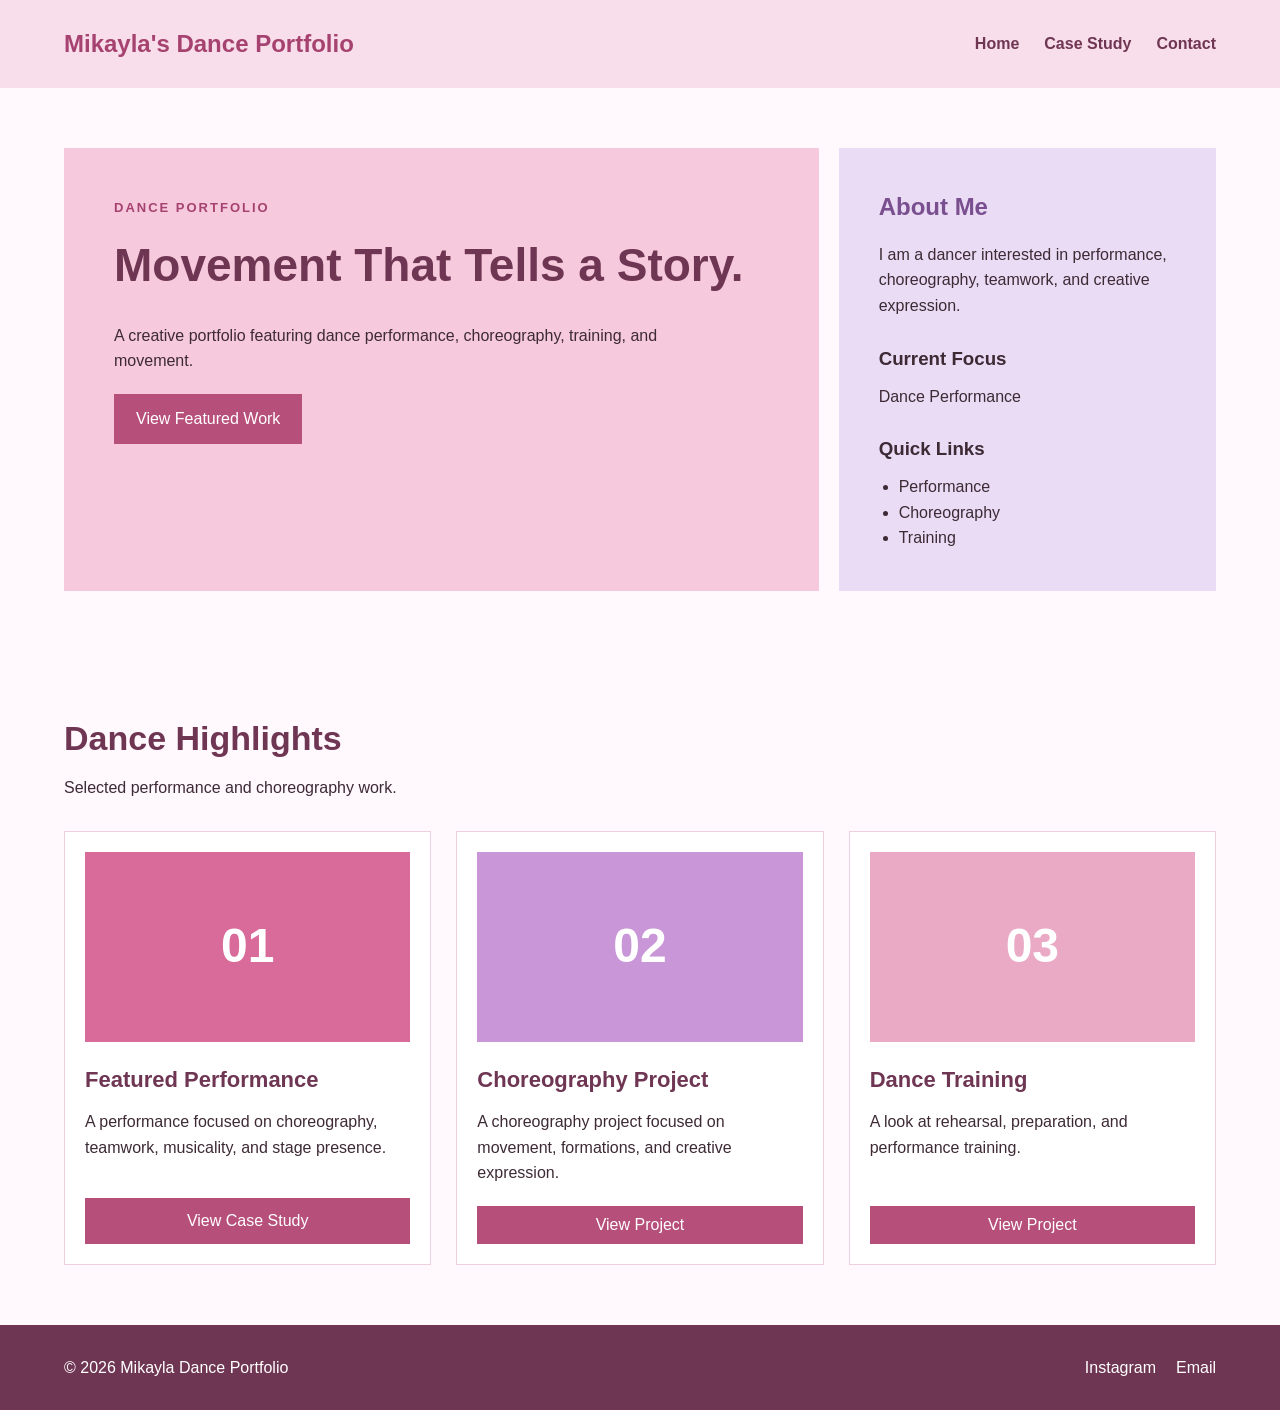
<file: index.html>
<!DOCTYPE html>
<html lang="en">

<head>
    <meta charset="UTF-8">
    <meta name="viewport" content="width=device-width, initial-scale=1.0">

    <title>Mikayla's Dance Portfolio</title>

    <link rel="stylesheet" href="css/style.css">
</head>

<body>

    <!-- Shared Header -->
    <header class="site-header">
        <div class="brand">
            <h2>Mikayla's Dance Portfolio</h2>
        </div>
        <nav class="site-nav">
            <a href="index.html">Home</a>
            <a href="detail.html">Case Study</a>
            <a href="#contact">Contact</a>
        </nav>
    </header>

    <main>

        <!-- Hero Grid -->
        <section class="hero-grid">
            <div class="hero-main">
                <p class="small-title">DANCE PORTFOLIO</p>
                <h1>Movement That Tells a Story.</h1>
                <p>
                    A creative portfolio featuring dance performance,
                    choreography, training, and movement.
                </p>
                <a class="button" href="detail.html">
                    View Featured Work
                </a>
            </div>


            <aside class="hero-info" id="contact">
                <h2>About Me</h2>
                <p>
                    I am a dancer interested in performance,
                    choreography, teamwork, and creative expression.
                </p>
                <h3>Current Focus</h3>
                <p>Dance Performance</p>
                <h3>Quick Links</h3>
                <ul>
                    <li>Performance</li>
                    <li>Choreography</li>
                    <li>Training</li>
                </ul>
            </aside>
        </section>

        <!-- Gallery Section -->
        <section class="projects-section">
            <div class="section-heading">
                <h2>Dance Highlights</h2>
                <p>
                    Selected performance and choreography work.
                </p>
            </div>

            <div class="cards-gallery">
                <!-- Card 1 -->
                <article class="card">
                    <div class="card-image card-one">
                        <span>01</span>
                    </div>
                    <h3>Featured Performance</h3>
                    <p>
                        A performance focused on choreography,
                        teamwork, musicality, and stage presence.
                    </p>
                    <a class="card-button" href="detail.html">
                        View Case Study
                    </a>
                </article>

                <!-- Card 2 -->
                <article class="card">
                    <div class="card-image card-two">
                        <span>02</span>
                    </div>
                    <h3>Choreography Project</h3>
                    <p>
                        A choreography project focused on movement,
                        formations, and creative expression.
                    </p>
                    <button class="card-button">
                        View Project
                    </button>
                </article>

                <!-- Card 3 -->
                <article class="card">
                    <div class="card-image card-three">
                        <span>03</span>
                    </div>
                    <h3>Dance Training</h3>
                    <p>
                        A look at rehearsal, preparation,
                        and performance training.
                    </p>
                    <button class="card-button">
                        View Project
                    </button>
                </article>
            </div>
        </section>
    </main>


    <!-- Shared Footer -->
    <footer class="site-footer">
        <p>&copy; 2026 Mikayla Dance Portfolio</p>
        <div class="footer-links">
            <a href="#">Instagram</a>
            <a href="#">Email</a>
        </div>
    </footer>
</body>

</html>
</file>
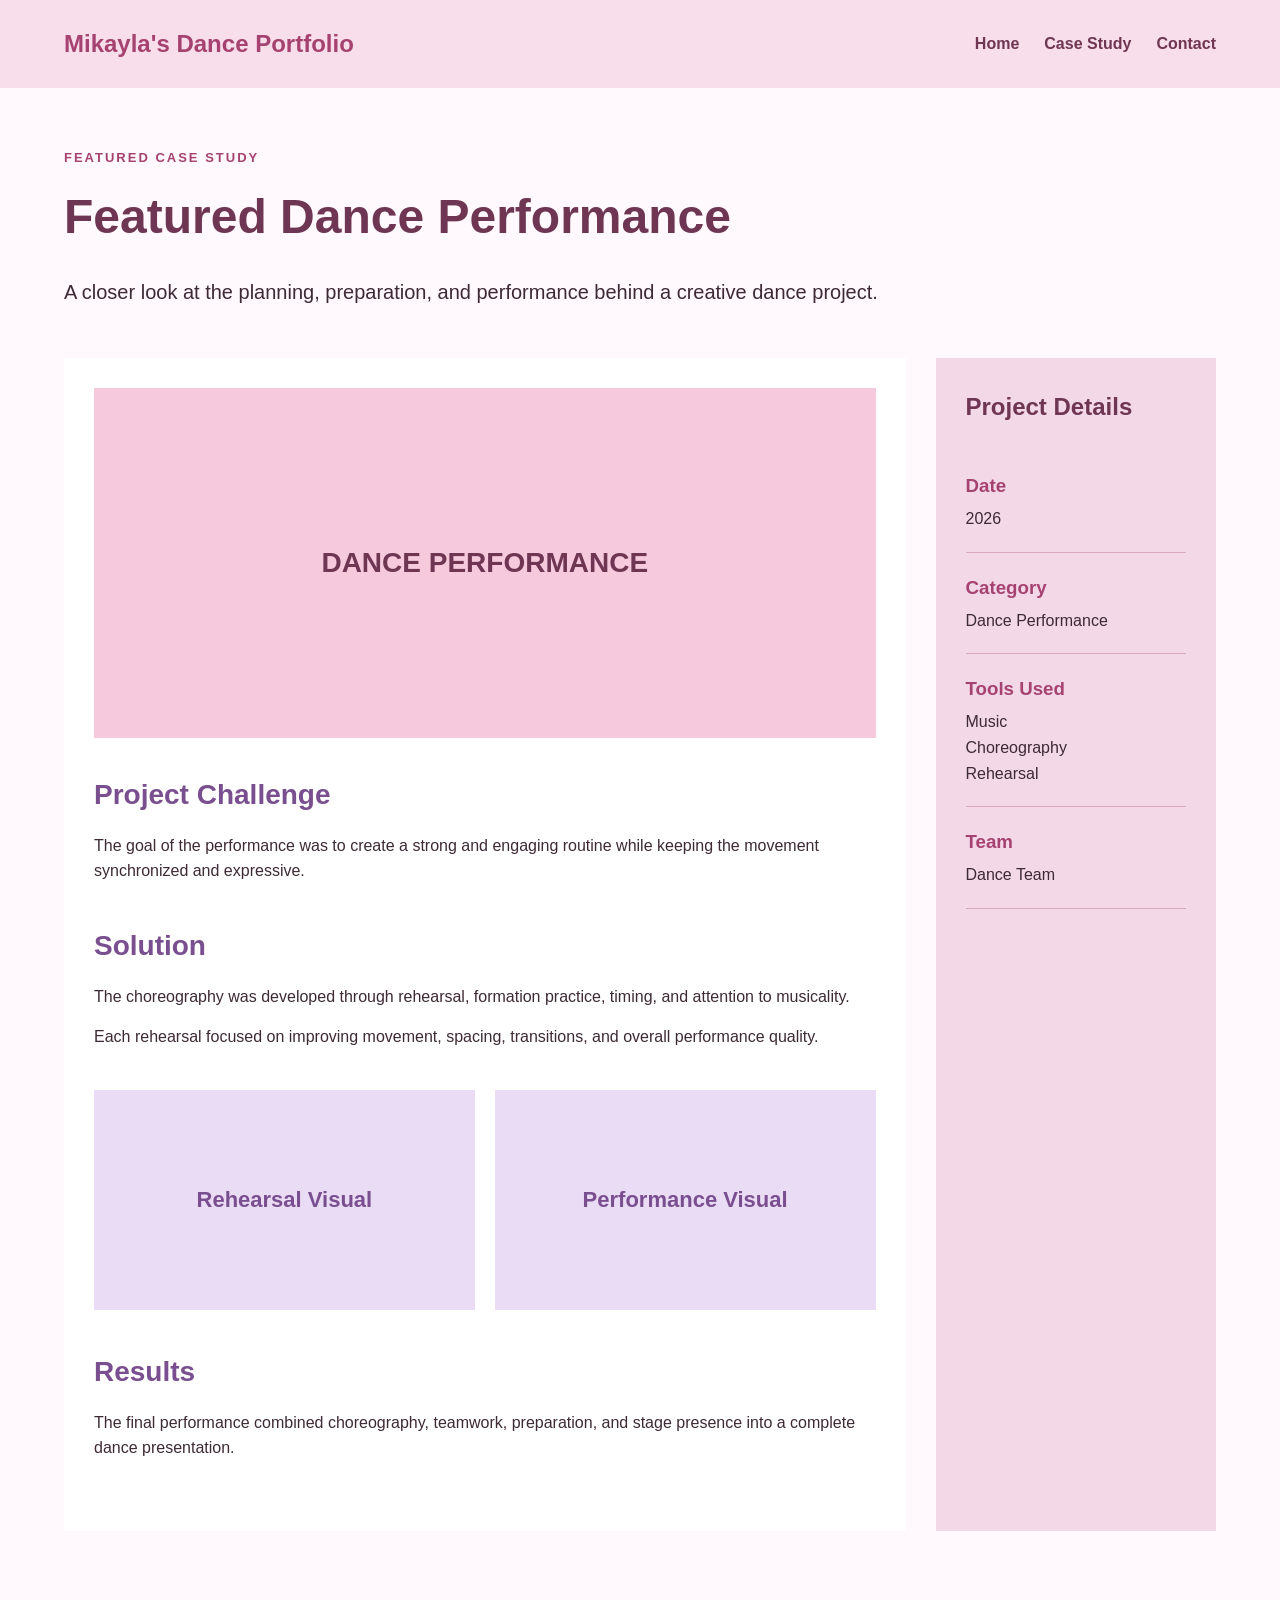
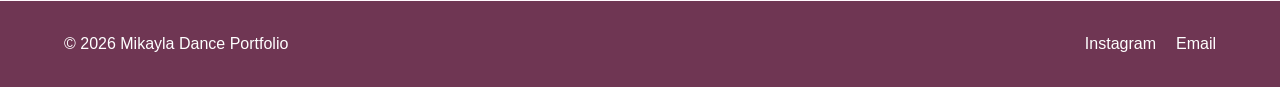
<file: detail.html>
<!DOCTYPE html>
<html lang="en">

<head>
    <meta charset="UTF-8">
    <meta name="viewport" content="width=device-width, initial-scale=1.0">

    <title>Featured Performance | Mikayla Dance</title>

    <link rel="stylesheet" href="css/style.css">
</head>

<body>

    <!-- Shared Header -->
    <header class="site-header">
        <div class="brand">
            <h2>Mikayla's Dance Portfolio</h2>
        </div>
        <nav class="site-nav">
            <a href="index.html">Home</a>
            <a href="detail.html">Case Study</a>
            <a href="index.html#contact">Contact</a>
        </nav>
    </header>


    <main class="detail-layout">

        <!-- Detail Hero -->
        <section class="detail-hero">
            <p class="small-title">FEATURED CASE STUDY</p>
            <h1>Featured Dance Performance</h1>
            <p class="lead-text">
                A closer look at the planning, preparation,
                and performance behind a creative dance project.
            </p>
        </section>


        <!-- Required 3fr / 1fr Content Grid -->
        <section class="content-grid">
            <!-- Main Article -->
            <article class="project-content">
                <div class="project-visual">
                    <p>DANCE PERFORMANCE</p>
                </div>
                <section class="content-section">
                    <h2>Project Challenge</h2>
                    <p>
                        The goal of the performance was to create
                        a strong and engaging routine while keeping
                        the movement synchronized and expressive.
                    </p>
                </section>
                <section class="content-section">
                    <h2>Solution</h2>
                    <p>
                        The choreography was developed through rehearsal,
                        formation practice, timing, and attention
                        to musicality.
                    </p>
                    <p>
                        Each rehearsal focused on improving movement,
                        spacing, transitions, and overall performance quality.
                    </p>
                </section>


                <!-- Visual Media -->
                <div class="visual-grid">
                    <div class="visual-box">
                        Rehearsal Visual
                    </div>
                    <div class="visual-box">
                        Performance Visual
                    </div>
                </div>

                <section class="content-section">
                    <h2>Results</h2>
                    <p>
                        The final performance combined choreography,
                        teamwork, preparation, and stage presence
                        into a complete dance presentation.
                    </p>
                </section>
            </article>


            <!-- Metadata Sidebar -->
            <aside class="project-meta">
                <h2>Project Details</h2>
                <div class="meta-item">
                    <h3>Date</h3>
                    <p>2026</p>
                </div>

                <div class="meta-item">
                    <h3>Category</h3>
                    <p>Dance Performance</p>

                </div>


                <div class="meta-item">

                    <h3>Tools Used</h3>
                    <p>
                        Music<br>
                        Choreography<br>
                        Rehearsal
                    </p>
                </div>


                <div class="meta-item">
                    <h3>Team</h3>
                    <p>Dance Team</p>
                </div>
            </aside>
        </section>
    </main>


    <!-- Shared Footer -->
    <footer class="site-footer">

        <p>&copy; 2026 Mikayla Dance Portfolio</p>

        <div class="footer-links">
            <a href="#">Instagram</a>
            <a href="#">Email</a>
        </div>

    </footer>

</body>

</html>
</file>
<file: css/style.css>
* {
    margin: 0;
    padding: 0;
    box-sizing: border-box;
}



/* General Styling */
/* -------------------------------- */

body {
    font-family: Arial, Helvetica, sans-serif;
    background-color: #fff8fc;
    color: #3d2a35;
    line-height: 1.6;
}

main {
    width: 90%;
    max-width: 1200px;
    margin: 0 auto;
}



/* Shared Header */
/* -------------------------------- */

.site-header {
    display: flex;
    flex-direction: column;
    align-items: center;
    gap: 20px;

    padding: 25px 5%;

    background-color: #f8ddea;
}

.brand h2 {
    color: #a64270;
}

.site-nav {
    display: flex;
    flex-direction: row;
    gap: 25px;
}

.site-nav a {
    color: #6f3653;
    text-decoration: none;
    font-weight: bold;
}



/* Buttons */
/* -------------------------------- */

.button {
    display: inline-block;
    margin-top: 20px;
    padding: 12px 22px;
    background-color: #b74f7b;
    color: white;
    text-decoration: none;
}

.card-button {
    margin-top: auto;
    padding: 10px 18px;
    background-color: #b74f7b;
    color: white;
    text-decoration: none;
    text-align: center;
    border: none;
    font-family: Arial, Helvetica, sans-serif;
    font-size: 16px;
}



/* Small Titles */
/* -------------------------------- */

.small-title {
    margin-bottom: 10px;
    color: #a64270;
    font-size: 13px;
    font-weight: bold;
    letter-spacing: 2px;
}



/* Page 1 Hero */
/* -------------------------------- */

.hero-grid {
    display: grid;
    grid-template-columns: 1fr;
    gap: 20px;
    padding: 60px 0;
}

.hero-main {
    padding: 50px;
    background-color: #f6c9dc;
}

.hero-main h1 {
    margin-bottom: 20px;
    color: #6f3653;
    font-size: 46px;
}

.hero-main p {
    max-width: 600px;
}

.hero-info {
    padding: 40px;
    background-color: #eadcf5;
}

.hero-info h2 {
    margin-bottom: 15px;
    color: #794f8f;
}

.hero-info h3 {
    margin-top: 25px;
    margin-bottom: 10px;
}

.hero-info ul {
    padding-left: 20px;
}


/* Page 1 Gallery */
/* -------------------------------- */

.projects-section {
    padding: 60px 0;
}

.section-heading {
    margin-bottom: 30px;
}

.section-heading h2 {
    margin-bottom: 10px;
    color: #6f3653;
    font-size: 34px;
}


/* Required Responsive Grid */

.cards-gallery {
    display: grid;
    grid-template-columns:
        repeat(auto-fit, minmax(280px, 1fr));
    gap: 25px;
}


/* Required Flexbox Card Interior */

.card {
    display: flex;
    flex-direction: column;
    min-height: 420px;
    padding: 20px;
    background-color: white;
    border: 1px solid #efd0df;
}

.card-image {
    display: flex;
    align-items: center;
    justify-content: center;
    height: 190px;
    margin-bottom: 20px;
}

.card-image span {
    color: white;
    font-size: 48px;
    font-weight: bold;
}

.card-one {
    background-color: #d96b9b;
}

.card-two {
    background-color: #c997d8;
}

.card-three {
    background-color: #eaa9c4;
}

.card h3 {
    margin-bottom: 12px;
    color: #6f3653;
    font-size: 22px;
}

.card p {
    margin-bottom: 20px;
}


/* Shared Footer */
/* -------------------------------- */

.site-footer {
    display: flex;
    flex-direction: column;
    align-items: center;
    gap: 15px;
    padding: 30px 5%;
    background-color: #6f3653;
    color: white;
}

.footer-links {
    display: flex;
    gap: 20px;
}

.footer-links a {
    color: white;
    text-decoration: none;
}



/* Page 2 Detail Hero */
/* -------------------------------- */

.detail-layout {
    padding-top: 60px;
    padding-bottom: 70px;
}

.detail-hero {
    max-width: 850px;
    margin-bottom: 50px;
}

.detail-hero h1 {
    margin-bottom: 20px;
    color: #6f3653;
    font-size: 48px;
}

.lead-text {
    font-size: 20px;
}



/* Page 2 Content Grid */
/* -------------------------------- */

.content-grid {
    display: grid;
    grid-template-columns: 1fr;
    gap: 30px;
}



/* Main Article */
/* -------------------------------- */

.project-content {
    padding: 30px;
    background-color: white;
}

.project-visual {
    display: flex;
    align-items: center;
    justify-content: center;
    min-height: 350px;
    margin-bottom: 35px;
    background-color: #f6c9dc;
}

.project-visual p {
    color: #6f3653;
    font-size: 28px;
    font-weight: bold;
}

.content-section {
    margin-bottom: 40px;
}

.content-section h2 {
    margin-bottom: 15px;
    color: #794f8f;
    font-size: 28px;
}

.content-section p {
    margin-bottom: 15px;
}



/* Visual Media */
/* -------------------------------- */

.visual-grid {
    display: grid;
    grid-template-columns: 1fr;
    gap: 20px;
    margin-bottom: 40px;
}

.visual-box {
    display: flex;
    align-items: center;
    justify-content: center;
    min-height: 220px;
    background-color: #eadcf5;
    color: #794f8f;
    font-size: 22px;
    font-weight: bold;
}



/* Project Details Sidebar */
/* -------------------------------- */

.project-meta {
    padding: 30px;
    background-color: #f3d8e8;
}

.project-meta h2 {
    margin-bottom: 25px;
    color: #6f3653;
}

.meta-item {
    padding: 20px 0;
    border-bottom: 1px solid #d6a9bd;
}

.meta-item h3 {
    margin-bottom: 5px;
    color: #a64270;
}


/* Desktop Layout */
/* -------------------------------- */

@media (min-width: 768px) {
    /* Header */
    .site-header {
        flex-direction: row;
        justify-content: space-between;
    }

    /* Page 1 Hero Required 2fr / 1fr */

    .hero-grid {
        grid-template-columns: 2fr 1fr;
    }


    /* Footer */
    .site-footer {
        flex-direction: row;
        justify-content: space-between;
    }


    /* Page 2 Required 3fr / 1fr */
    .content-grid {
        grid-template-columns: 3fr 1fr;
    }


    /* Visual Boxes */
    .visual-grid {
        grid-template-columns: 1fr 1fr;
    }

}
</file>
